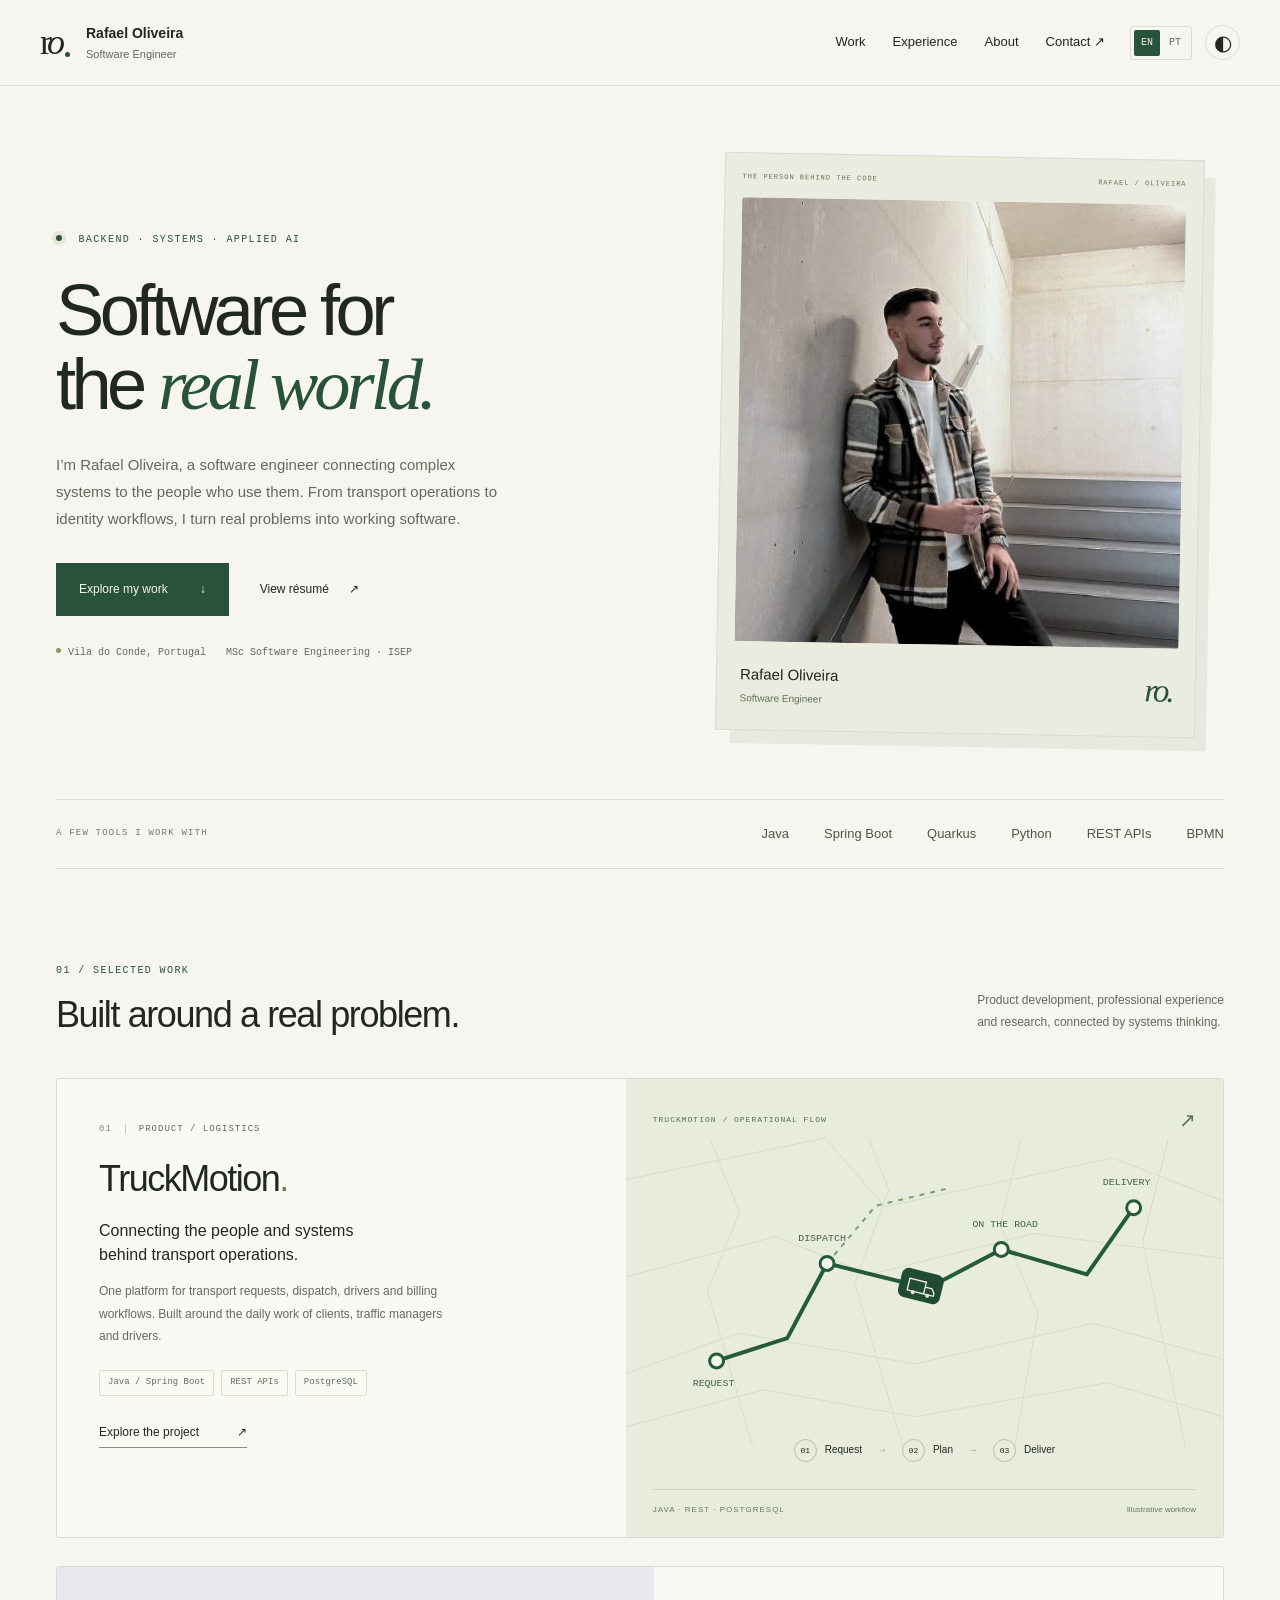
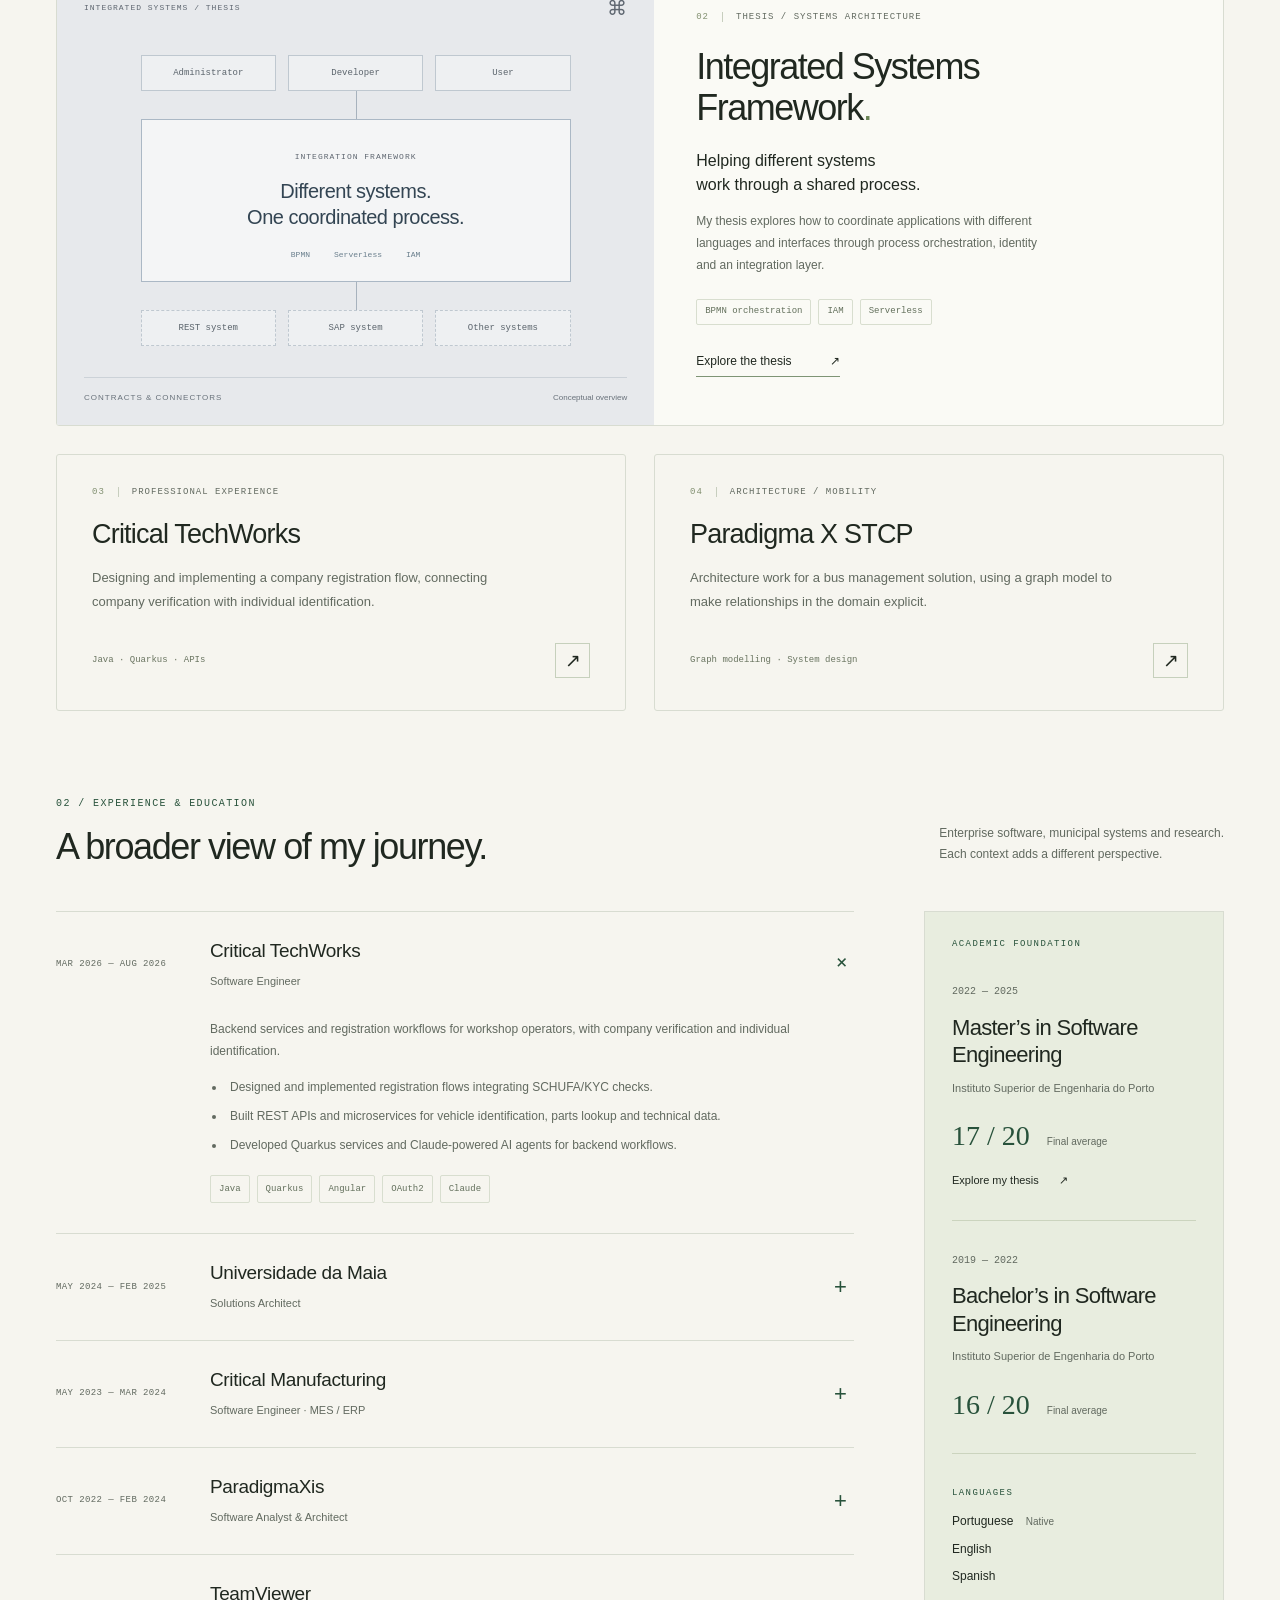
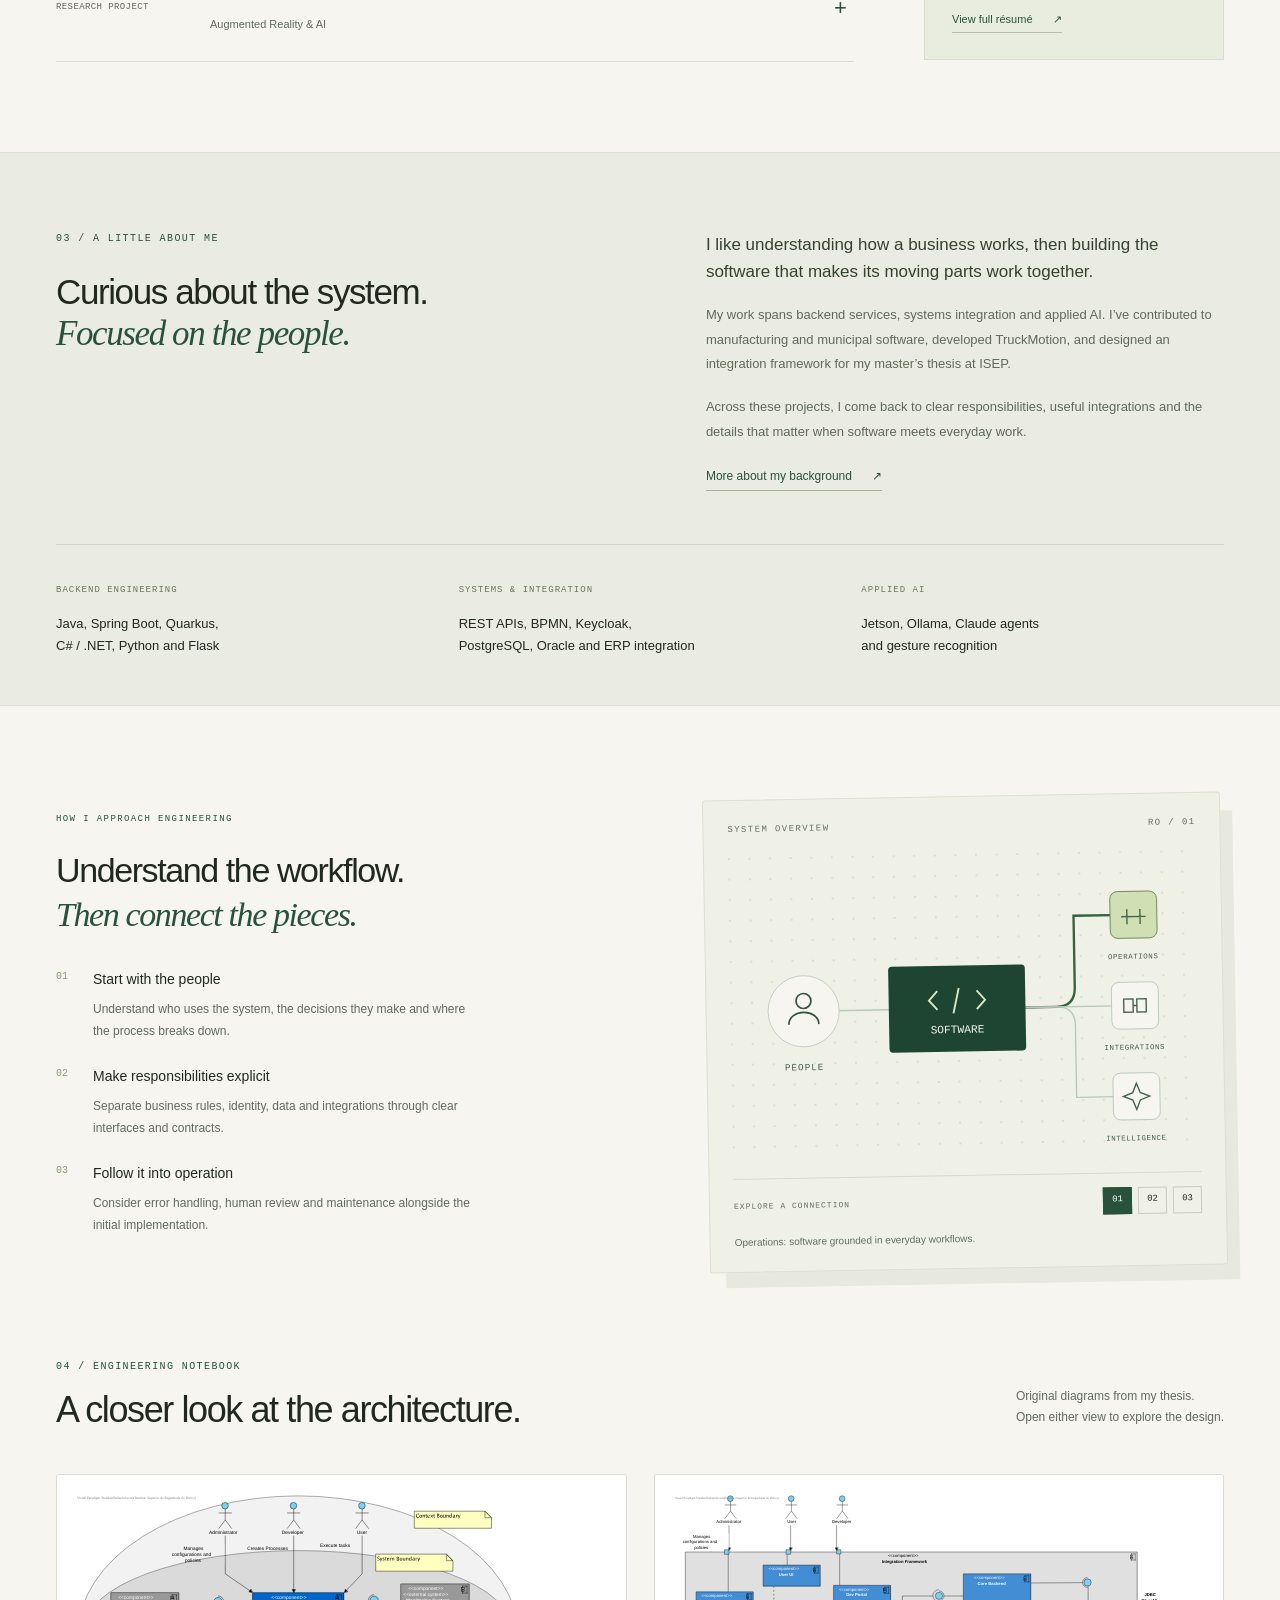
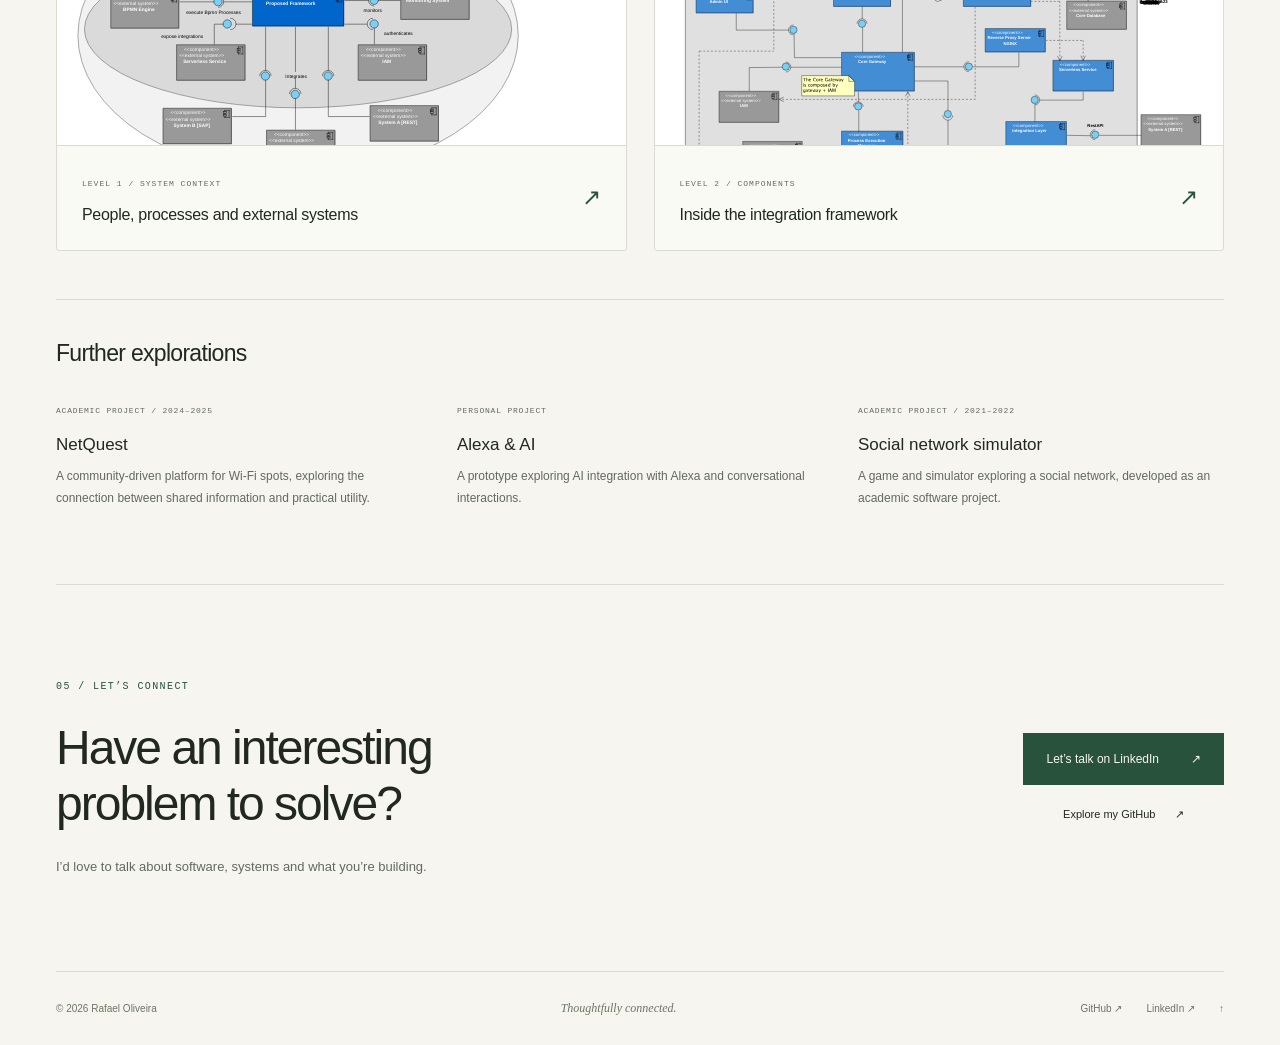
<file: index.html>
<!doctype html>
<html lang="en">
<head>
  <meta charset="utf-8">
  <meta name="viewport" content="width=device-width,initial-scale=1">
  <meta name="theme-color" content="#f6f5ef">
  <meta name="description" content="Rafael Oliveira, software engineer. Explore TruckMotion, an integrated systems thesis, and work in backend engineering, identity and automation.">
  <meta property="og:title" content="Rafael Oliveira · Software Engineer">
  <meta property="og:description" content="Software for the real world. Selected work in backend engineering, systems integration and applied AI.">
  <meta property="og:type" content="website">
  <meta property="og:url" content="https://oliveirarafa101.github.io/">
  <meta property="og:image" content="https://oliveirarafa101.github.io/assets/rafael-oliveira.jpg">
  <meta property="og:image:alt" content="Rafael Oliveira">
  <link rel="canonical" href="https://oliveirarafa101.github.io/">
  <title>Rafael Oliveira · Software Engineer</title>
  <link rel="icon" href="./assets/favicon.svg" type="image/svg+xml">
  <script>try{const t=localStorage.getItem('portfolio-theme');if(t==='dark')document.documentElement.dataset.theme='dark'}catch(e){}</script>
  <link rel="stylesheet" href="./styles.css">
  <link rel="stylesheet" href="./enhancements.css">
  <script src="./i18n.js" defer></script>
  <script src="./app.js" defer></script>
</head>
<body>
  <a class="skip-link" href="#main">Skip to content</a>
  <header class="header">
    <a class="identity" href="#top" aria-label="Rafael Oliveira, home"><span class="monogram">r<span>o</span><i></i></span><span>Rafael Oliveira<span class="identity-sub">Software Engineer</span></span></a>
    <nav id="main-nav" aria-label="Main navigation"><a href="#work">Work</a><a href="#experience">Experience</a><a href="#about">About</a><a href="#contact">Contact <span aria-hidden="true">↗</span></a></nav>
    <div class="header-controls"><div class="language-control" role="group" aria-label="Language"><button data-language="en" aria-pressed="true">EN</button><button data-language="pt" aria-pressed="false">PT</button></div><button id="theme-toggle" class="icon-button" aria-label="Switch to dark mode"><span aria-hidden="true">◐</span></button><button id="menu-toggle" class="icon-button menu-toggle" aria-label="Open navigation" aria-expanded="false" aria-controls="main-nav"><span aria-hidden="true">☰</span></button></div>
  </header>

  <main id="main">
    <section class="hero page-width" id="top" aria-labelledby="hero-title">
      <div class="hero-copy">
        <p class="eyebrow"><span class="signal"></span> BACKEND · SYSTEMS · APPLIED AI</p>
        <h1 id="hero-title">Software for<br>the <span>real world.</span></h1>
        <p class="hero-description">I’m Rafael Oliveira, a software engineer connecting complex systems to the people who use them. From transport operations to identity workflows, I turn real problems into working software.</p>
        <div class="hero-actions"><a class="button primary" href="#work">Explore my work <span aria-hidden="true">↓</span></a><a class="text-link" href="./resume.html" target="_blank" rel="noopener">View résumé <span aria-hidden="true">↗</span></a></div>
        <div class="hero-facts"><span>Vila do Conde, Portugal</span><span>MSc Software Engineering · ISEP</span></div>
      </div>
      <figure class="portrait-card">
        <div class="portrait-heading"><span class="micro">THE PERSON BEHIND THE CODE</span><span class="micro">RAFAEL / OLIVEIRA</span></div>
        <img src="./assets/rafael-oliveira.jpg" alt="Rafael Oliveira" width="460" height="460" fetchpriority="high">
        <figcaption><span><strong>Rafael Oliveira</strong><small>Software Engineer</small></span><span class="portrait-signature" aria-hidden="true">ro.</span></figcaption>
      </figure>
    </section>

    <div class="expertise-strip page-width"><span class="micro">A FEW TOOLS I WORK WITH</span><div><span>Java</span><span>Spring Boot</span><span>Quarkus</span><span>Python</span><span>REST APIs</span><span>BPMN</span></div></div>

    <section class="work page-width" id="work" aria-labelledby="work-title">
      <div class="section-heading"><div><p class="eyebrow">01 / SELECTED WORK</p><h2 id="work-title">Built around a real problem.</h2></div><p>Product development, professional experience<br class="desktop-break"> and research, connected by systems thinking.</p></div>
      <article class="project featured">
        <div class="project-copy">
          <div class="project-kicker"><span>01</span><span>PRODUCT / LOGISTICS</span></div>
          <h3>TruckMotion<span class="title-period">.</span></h3>
          <p class="project-lead">Connecting the people and systems<br class="desktop-break"> behind transport operations.</p>
          <p>One platform for transport requests, dispatch, drivers and billing workflows. Built around the daily work of clients, traffic managers and drivers.</p>
          <div class="tags"><span>Java / Spring Boot</span><span>REST APIs</span><span>PostgreSQL</span></div>
          <button class="project-link" data-project="truckmotion">Explore the project <span aria-hidden="true">↗</span></button>
        </div>
        <div class="truck-visual">
          <div class="project-visual-heading"><span class="micro">TRUCKMOTION / OPERATIONAL FLOW</span><span class="mini-mark" aria-hidden="true">↗</span></div>
          <div class="route-drawing" aria-hidden="true">
            <svg viewBox="0 0 600 310" preserveAspectRatio="xMidYMid meet">
              <g fill="none" stroke="#d6ddcc" stroke-width="1"><path d="M-20 46 200 0 260 69 489 20 630 75M-20 145 150 99 245 137 410 96 630 125M-20 244 113 196 290 227 470 186 630 231M76-20 114 75 82 154 133 330M236-20 264 52 230 146 284 330M402-20 376 87 414 176 387 330M550-20 519 104 566 330"/><path d="M0 290 138 253 290 280 483 246 600 280"/></g>
              <path d="M91 224 162 201 202 126 303 151 377 112 463 137 510 70" stroke="#255b3b" stroke-width="4" fill="none" stroke-linejoin="round" stroke-linecap="round"/>
              <path d="M202 126 251 68 326 50" stroke="#7e9c6c" stroke-width="2" stroke-dasharray="5 6" fill="none"/>
              <g fill="#f7f8ed" stroke="#255b3b" stroke-width="3"><circle cx="91" cy="224" r="7"/><circle cx="202" cy="126" r="7"/><circle cx="377" cy="112" r="7"/><circle cx="510" cy="70" r="7"/></g>
              <g font-family="monospace" font-size="10" fill="#436046"><text x="67" y="249">REQUEST</text><text x="173" y="103">DISPATCH</text><text x="348" y="89">ON THE ROAD</text><text x="479" y="47">DELIVERY</text></g>
              <g transform="translate(279 129) rotate(14)"><rect width="43" height="30" rx="7" fill="#204c32"/><path d="M9 10h17v12H9zm17 5h7l3 4v3H26" fill="none" stroke="#f6f5ef" stroke-width="1.3"/><circle cx="15" cy="23" r="2" fill="#e3ebd7"/><circle cx="30" cy="23" r="2" fill="#e3ebd7"/></g>
            </svg>
          </div>
          <div class="workflow-row"><span><i>01</i> Request</span><b>→</b><span><i>02</i> Plan</span><b>→</b><span><i>03</i> Deliver</span></div>
          <div class="visual-footnote"><span>JAVA · REST · POSTGRESQL</span><span>Illustrative workflow</span></div>
        </div>
      </article>

      <article class="project thesis-project">
        <div class="thesis-visual">
          <div class="project-visual-heading"><span class="micro">INTEGRATED SYSTEMS / THESIS</span><span class="mini-mark" aria-hidden="true">⌘</span></div>
          <div class="architecture-mini" aria-label="An integration framework links process execution, identity and external systems">
            <div class="arch-clients"><span>Administrator</span><span>Developer</span><span>User</span></div>
            <div class="arch-connector" aria-hidden="true"></div>
            <div class="arch-core"><span class="micro">INTEGRATION FRAMEWORK</span><strong>Different systems.<br>One coordinated process.</strong><div><span>BPMN</span><span>Serverless</span><span>IAM</span></div></div>
            <div class="arch-connector" aria-hidden="true"></div>
            <div class="arch-clients arch-systems"><span>REST system</span><span>SAP system</span><span>Other systems</span></div>
          </div>
          <div class="visual-footnote"><span>CONTRACTS & CONNECTORS</span><span>Conceptual overview</span></div>
        </div>
        <div class="project-copy">
          <div class="project-kicker"><span>02</span><span>THESIS / SYSTEMS ARCHITECTURE</span></div>
          <h3>Integrated Systems<br>Framework<span class="title-period">.</span></h3>
          <p class="project-lead">Helping different systems<br class="desktop-break"> work through a shared process.</p>
          <p>My thesis explores how to coordinate applications with different languages and interfaces through process orchestration, identity and an integration layer.</p>
          <div class="tags"><span>BPMN orchestration</span><span>IAM</span><span>Serverless</span></div>
          <button class="project-link" data-project="thesis">Explore the thesis <span aria-hidden="true">↗</span></button>
        </div>
      </article>

      <div class="secondary-projects">
        <article class="small-project"><div class="project-kicker"><span>03</span><span>PROFESSIONAL EXPERIENCE</span></div><h3>Critical TechWorks</h3><p>Designing and implementing a company registration flow, connecting company verification with individual identification.</p><div class="small-bottom"><span>Java · Quarkus · APIs</span><button data-project="ctw" aria-label="Explore Critical TechWorks experience">↗</button></div></article>
        <article class="small-project"><div class="project-kicker"><span>04</span><span>ARCHITECTURE / MOBILITY</span></div><h3>Paradigma X STCP</h3><p>Architecture work for a bus management solution, using a graph model to make relationships in the domain explicit.</p><div class="small-bottom"><span>Graph modelling · System design</span><button data-project="paradigma" aria-label="Explore Paradigma X STCP">↗</button></div></article>
      </div>
    </section>

    <section class="experience-section page-width" id="experience" aria-labelledby="experience-title">
      <div class="section-heading"><div><p class="eyebrow">02 / EXPERIENCE & EDUCATION</p><h2 id="experience-title">A broader view of my journey.</h2></div><p>Enterprise software, municipal systems and research.<br class="desktop-break"> Each context adds a different perspective.</p></div>
      <div class="experience-layout">
        <div class="timeline">
          <details class="role" open><summary><span class="role-date">MAR 2026 — AUG 2026</span><span class="role-title"><strong>Critical TechWorks</strong><span>Software Engineer</span></span><span class="expand-icon" aria-hidden="true">+</span></summary><div class="role-body"><p>Backend services and registration workflows for workshop operators, with company verification and individual identification.</p><ul><li>Designed and implemented registration flows integrating SCHUFA/KYC checks.</li><li>Built REST APIs and microservices for vehicle identification, parts lookup and technical data.</li><li>Developed Quarkus services and Claude-powered AI agents for backend workflows.</li></ul><div class="tags"><span>Java</span><span>Quarkus</span><span>Angular</span><span>OAuth2</span><span>Claude</span></div></div></details>
          <details class="role"><summary><span class="role-date">MAY 2024 — FEB 2025</span><span class="role-title"><strong>Universidade da Maia</strong><span>Solutions Architect</span></span><span class="expand-icon" aria-hidden="true">+</span></summary><div class="role-body"><p>Systems integration work for the city of Maia, addressing data redundancy and interoperability around the municipal ERP.</p><ul><li>Designed integration solutions and refined data flows across city services.</li><li>Worked with city officials and IT teams to understand operational needs.</li><li>Applied API design, identity and access management, and database integration.</li></ul><div class="tags"><span>Java / Spring Boot</span><span>Keycloak</span><span>PostgreSQL / Oracle</span><span>Docker</span></div></div></details>
          <details class="role"><summary><span class="role-date">MAY 2023 — MAR 2024</span><span class="role-title"><strong>Critical Manufacturing</strong><span>Software Engineer · MES / ERP</span></span><span class="expand-icon" aria-hidden="true">+</span></summary><div class="role-body"><p>Manufacturing Execution System support and software development for production environments.</p><ul><li>Investigated production issues and supported system stability.</li><li>Developed solutions for MES production challenges.</li><li>Collaborated across teams through Agile and Scrum delivery practices.</li></ul><div class="tags"><span>C# / .NET</span><span>REST APIs</span><span>Oracle</span><span>SQL Server</span></div></div></details>
          <details class="role"><summary><span class="role-date">OCT 2022 — FEB 2024</span><span class="role-title"><strong>ParadigmaXis</strong><span>Software Analyst & Architect</span></span><span class="expand-icon" aria-hidden="true">+</span></summary><div class="role-body"><p>Urban management projects covering software quality, API integration and architecture.</p><ul><li>Worked on software quality for the Geovista urban planning project.</li><li>Designed and developed an API data collection solution for urban park management at Porto Digital.</li><li>Architected a graph-based bus management solution in the Paradigma X STCP context.</li></ul><div class="tags"><span>Java / Spring Boot</span><span>PostgreSQL</span><span>JUnit</span><span>Graph modelling</span></div></div></details>
          <details class="role"><summary><span class="role-date">RESEARCH PROJECT</span><span class="role-title"><strong>TeamViewer</strong><span>Augmented Reality & AI</span></span><span class="expand-icon" aria-hidden="true">+</span></summary><div class="role-body"><p>Research and prototype development exploring gesture recognition as a way to interact with augmented reality interfaces.</p><div class="tags"><span>Python</span><span>MediaPipe</span><span>Gesture recognition</span></div></div></details>
        </div>
        <aside class="education" aria-label="Education and languages"><p class="micro">ACADEMIC FOUNDATION</p><article><span class="education-date">2022 — 2025</span><h3>Master’s in Software Engineering</h3><p>Instituto Superior de Engenharia do Porto</p><span class="grade">17 / 20 <small>Final average</small></span><a href="#work" class="text-link">Explore my thesis <span aria-hidden="true">↗</span></a></article><article><span class="education-date">2019 — 2022</span><h3>Bachelor’s in Software Engineering</h3><p>Instituto Superior de Engenharia do Porto</p><span class="grade">16 / 20 <small>Final average</small></span></article><div class="language-list"><span class="micro">LANGUAGES</span><p>Portuguese <small>Native</small></p><p>English</p><p>Spanish</p></div><a href="./resume.html" target="_blank" rel="noopener" class="text-link">View full résumé <span aria-hidden="true">↗</span></a></aside>
      </div>
    </section>

    <section class="about-section" id="about" aria-labelledby="about-title">
      <div class="page-width about-grid"><div><p class="eyebrow">03 / A LITTLE ABOUT ME</p><h2 id="about-title">Curious about the system.<br><span>Focused on the people.</span></h2></div><div class="about-copy"><p>I like understanding how a business works, then building the software that makes its moving parts work together.</p><p>My work spans backend services, systems integration and applied AI. I’ve contributed to manufacturing and municipal software, developed TruckMotion, and designed an integration framework for my master’s thesis at ISEP.</p><p>Across these projects, I come back to clear responsibilities, useful integrations and the details that matter when software meets everyday work.</p><a class="text-link" href="https://www.linkedin.com/in/rafael-oliveira-3a3119241/" target="_blank" rel="noopener noreferrer">More about my background <span aria-hidden="true">↗</span></a></div></div>
      <div class="page-width capabilities"><div><span class="micro">BACKEND ENGINEERING</span><p>Java, Spring Boot, Quarkus,<br>C# / .NET, Python and Flask</p></div><div><span class="micro">SYSTEMS & INTEGRATION</span><p>REST APIs, BPMN, Keycloak,<br>PostgreSQL, Oracle and ERP integration</p></div><div><span class="micro">APPLIED AI</span><p>Jetson, Ollama, Claude agents<br>and gesture recognition</p></div></div>
    </section>

    <section class="approach-section page-width" aria-labelledby="approach-title"><div class="approach-copy"><p class="eyebrow">HOW I APPROACH ENGINEERING</p><h2 id="approach-title">Understand the workflow.<br><span>Then connect the pieces.</span></h2><ol class="approach-list"><li><strong>Start with the people</strong><p>Understand who uses the system, the decisions they make and where the process breaks down.</p></li><li><strong>Make responsibilities explicit</strong><p>Separate business rules, identity, data and integrations through clear interfaces and contracts.</p></li><li><strong>Follow it into operation</strong><p>Consider error handling, human review and maintenance alongside the initial implementation.</p></li></ol></div>      <div class="hero-visual" aria-label="An interactive overview of my engineering interests">
        <div class="visual-top"><span class="micro">SYSTEM OVERVIEW</span><span class="micro">RO / 01</span></div>
        <svg class="network" viewBox="0 0 500 330" role="img" aria-label="People connect to software, which connects operations, integrations and intelligence">
          <defs><pattern id="dots" width="22" height="22" patternUnits="userSpaceOnUse"><circle cx="1" cy="1" r="1" fill="#b6c5b9" opacity=".55"/></pattern></defs>
          <rect width="500" height="330" fill="url(#dots)"/>
          <g class="connections" fill="none" stroke="#b9c9bd" stroke-width="1.5">
            <path d="M78 165H172"/><path class="branch branch-operations" d="M312 165H348Q368 165 368 145V68H410"/><path class="branch branch-integrations" d="M312 165H410"/><path class="branch branch-intelligence" d="M312 165H348Q368 165 368 185V262H410"/>
          </g>
          <g transform="translate(40 127)"><rect width="76" height="76" rx="38" fill="#f6f5ef" stroke="#c3cdc0"/><circle cx="38" cy="27" r="8" fill="none" stroke="#33533d" stroke-width="1.8"/><path d="M22 52c0-17 32-17 32 0" fill="none" stroke="#33533d" stroke-width="1.8"/><text x="38" y="101" text-anchor="middle" class="svg-small">PEOPLE</text></g>
          <g transform="translate(169 119)"><rect width="146" height="92" rx="4" fill="#1e4432"/><path d="m52 27-9 10 9 10m42-20 9 10-9 10m-19-23-6 27" stroke="#d9e9c3" stroke-width="2" fill="none"/><text x="73" y="72" text-anchor="middle" fill="#f4f7ef" font-size="12" font-family="monospace">SOFTWARE</text></g>
          <g class="node node-operations" transform="translate(407 43)"><rect width="50" height="50" rx="8"/><path d="M12 27h26M18 19v16m14-16v16"/><text x="24" y="72" text-anchor="middle">OPERATIONS</text></g>
          <g class="node node-integrations" transform="translate(407 140)"><rect width="50" height="50" rx="8"/><path d="M13 18h10v14H13zm14 0h10v14H27zm-4 7h4"/><text x="24" y="72" text-anchor="middle">INTEGRATIONS</text></g>
          <g class="node node-intelligence" transform="translate(407 237)"><rect width="50" height="50" rx="8"/><path d="m25 11 4 10 10 4-10 4-4 10-4-10-10-4 10-4z"/><text x="24" y="72" text-anchor="middle">INTELLIGENCE</text></g>
        </svg>
        <div class="visual-bottom"><span class="micro">EXPLORE A CONNECTION</span><div class="connection-buttons" role="group" aria-label="Engineering focus"><button type="button" data-focus="operations" aria-label="Operations" aria-pressed="true">01</button><button type="button" data-focus="integrations" aria-label="Integrations" aria-pressed="false">02</button><button type="button" data-focus="intelligence" aria-label="Intelligence" aria-pressed="false">03</button></div></div>
        <p class="connection-caption" aria-live="polite">Operations: software grounded in everyday workflows.</p>
      </div></section>
    <section class="notebook-section page-width" id="notebook" aria-labelledby="notebook-title"><div class="section-heading"><div><p class="eyebrow">04 / ENGINEERING NOTEBOOK</p><h2 id="notebook-title">A closer look at the architecture.</h2></div><p>Original diagrams from my thesis.<br class="desktop-break"> Open either view to explore the design.</p></div><div class="notebook-grid"><button class="notebook-card" data-project="thesis" data-initial-diagram="context"><div class="notebook-image"><img src="./assets/thesis-context.svg" width="1206" height="644" loading="lazy" alt="Thesis system context diagram"></div><span class="notebook-label"><span><small>LEVEL 1 / SYSTEM CONTEXT</small><strong>People, processes and external systems</strong></span><span aria-hidden="true">↗</span></span></button><button class="notebook-card" data-project="thesis" data-initial-diagram="components"><div class="notebook-image"><img src="./assets/thesis-components.svg" width="1379" height="959" loading="lazy" alt="Thesis internal component diagram"></div><span class="notebook-label"><span><small>LEVEL 2 / COMPONENTS</small><strong>Inside the integration framework</strong></span><span aria-hidden="true">↗</span></span></button></div>
      <div class="further-work"><h3>Further explorations</h3><div><article><span class="micro">ACADEMIC PROJECT / 2024–2025</span><h4>NetQuest</h4><p>A community-driven platform for Wi-Fi spots, exploring the connection between shared information and practical utility.</p></article><article><span class="micro">PERSONAL PROJECT</span><h4>Alexa & AI</h4><p>A prototype exploring AI integration with Alexa and conversational interactions.</p></article><article><span class="micro">ACADEMIC PROJECT / 2021–2022</span><h4>Social network simulator</h4><p>A game and simulator exploring a social network, developed as an academic software project.</p></article></div></div>
    </section>

    <section class="contact page-width" id="contact" aria-labelledby="contact-title"><div><p class="eyebrow">05 / LET’S CONNECT</p><h2 id="contact-title">Have an interesting<br>problem to solve?</h2><p>I’d love to talk about software, systems and what you’re building.</p></div><div class="contact-actions"><a class="button primary contact-button" href="https://www.linkedin.com/in/rafael-oliveira-3a3119241/" target="_blank" rel="noopener noreferrer">Let’s talk on LinkedIn <span aria-hidden="true">↗</span></a><a class="text-link" href="https://github.com/oliveirarafa101" target="_blank" rel="noopener noreferrer">Explore my GitHub <span aria-hidden="true">↗</span></a></div></section>
  </main>
  <footer class="footer page-width"><span>© <span id="year">2026</span> Rafael Oliveira</span><span class="footer-note">Thoughtfully connected.</span><div><a href="https://github.com/oliveirarafa101" target="_blank" rel="noopener noreferrer">GitHub ↗</a><a href="https://www.linkedin.com/in/rafael-oliveira-3a3119241/" target="_blank" rel="noopener noreferrer">LinkedIn ↗</a><a href="#top" aria-label="Back to top">↑</a></div></footer>

  <dialog id="project-dialog" aria-labelledby="dialog-title">
    <div class="dialog-top"><span class="micro">PROJECT NOTES</span><button id="close-dialog" aria-label="Close project details">Close <span aria-hidden="true">×</span></button></div>
    <div id="dialog-content"></div>
  </dialog>
  <noscript><div class="noscript-note page-width">Project details use JavaScript. You can still explore the original <a href="./assets/thesis-context.svg">thesis context diagram</a> and <a href="./assets/thesis-components.svg">component diagram</a>, or connect on LinkedIn.</div></noscript>
</body>
</html>
</file>
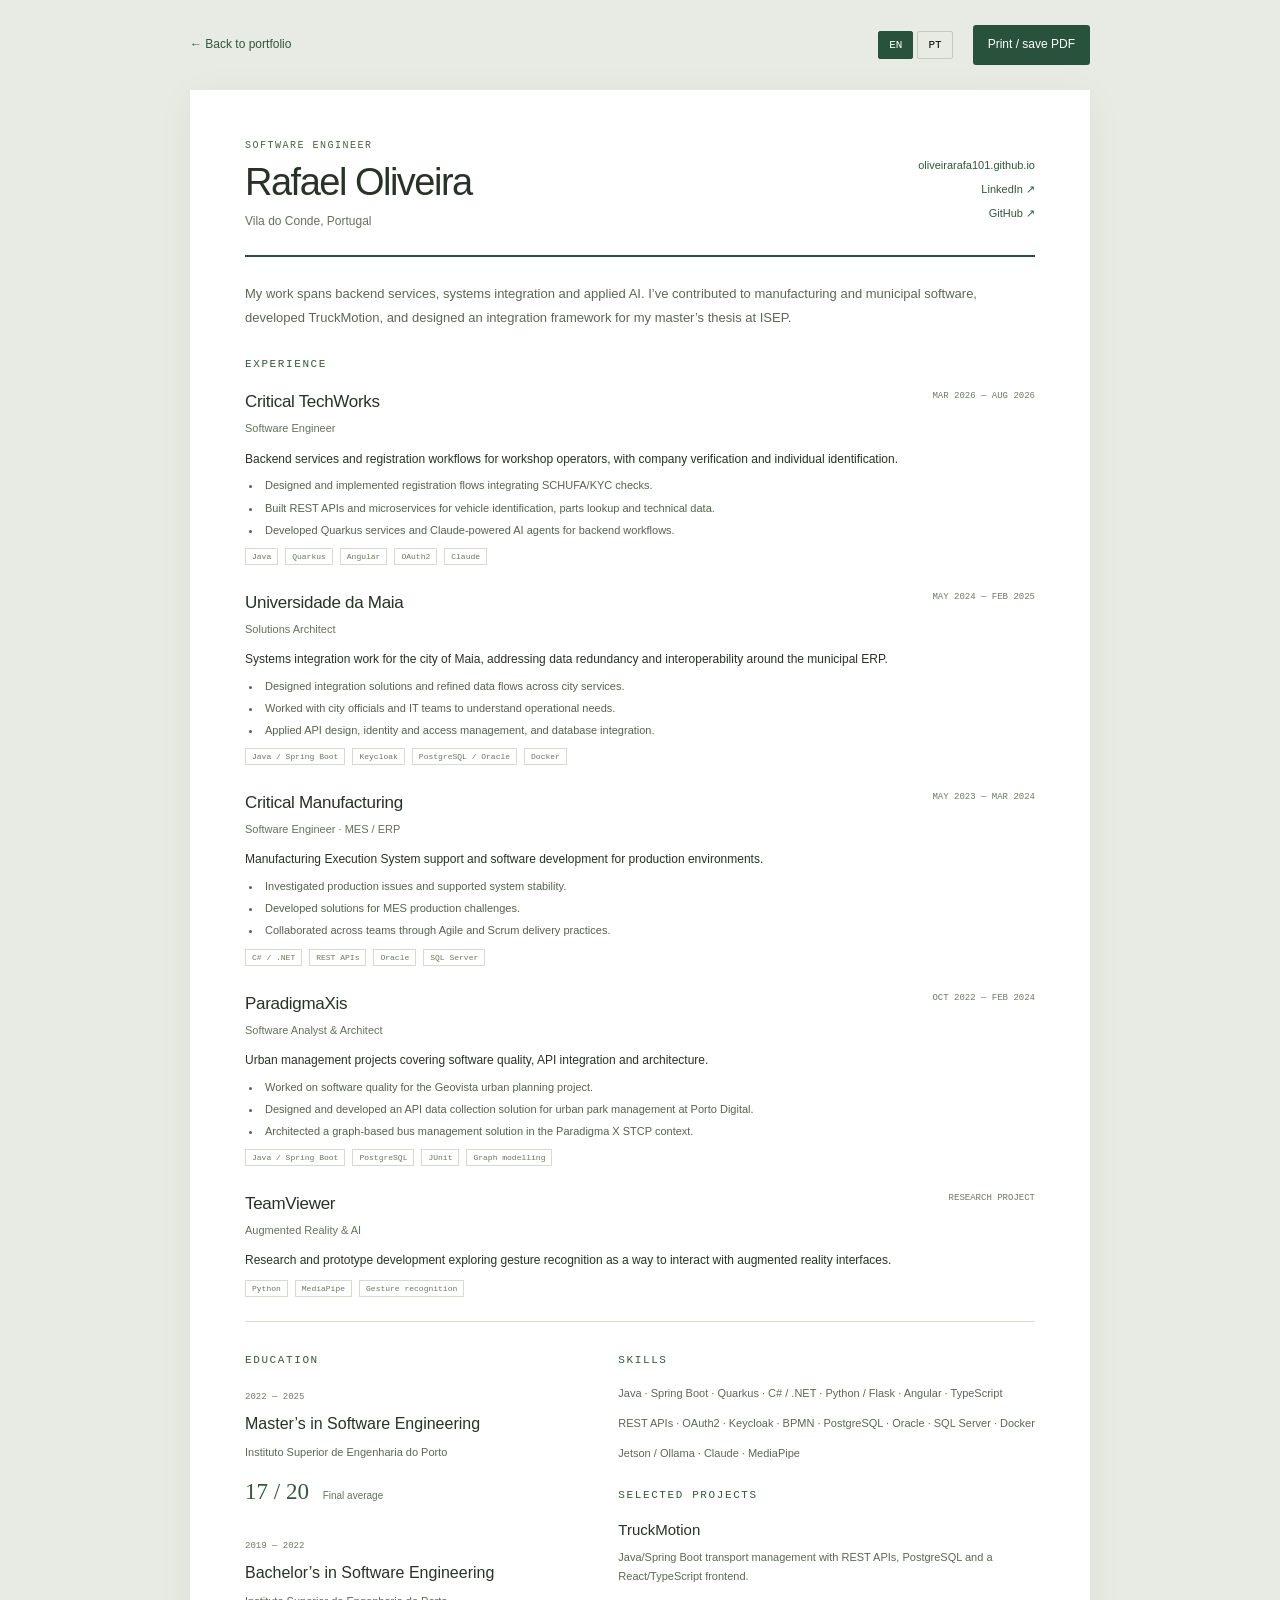
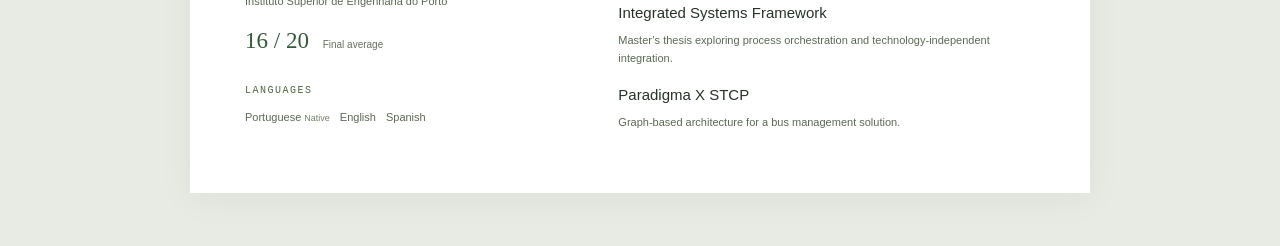
<file: resume.html>
<!doctype html><html lang="en"><head><meta charset="utf-8"><meta name="viewport" content="width=device-width,initial-scale=1"><meta name="robots" content="noindex"><title>Rafael Oliveira · Professional profile</title><link rel="icon" href="./assets/favicon.svg"><link rel="stylesheet" href="./resume.css"><script src="./i18n.js" defer></script><script src="./resume.js" defer></script></head><body><div class="resume-toolbar"><a href="./index.html">← <span>Back to portfolio</span></a><div class="language-control" role="group" aria-label="Language"><button data-language="en" aria-pressed="true">EN</button><button data-language="pt" aria-pressed="false">PT</button></div><button id="print-resume">Print / save PDF</button></div><main class="resume-sheet"><header class="resume-heading"><div><p class="micro">SOFTWARE ENGINEER</p><h1>Rafael Oliveira</h1><p>Vila do Conde, Portugal</p></div><div class="resume-links"><a href="https://oliveirarafa101.github.io">oliveirarafa101.github.io</a><a href="https://www.linkedin.com/in/rafael-oliveira-3a3119241/">LinkedIn ↗</a><a href="https://github.com/oliveirarafa101">GitHub ↗</a></div></header><p class="resume-intro">My work spans backend services, systems integration and applied AI. I’ve contributed to manufacturing and municipal software, developed TruckMotion, and designed an integration framework for my master’s thesis at ISEP.</p><section><h2>EXPERIENCE</h2><article class="resume-role"><header><span class="role-date">MAR 2026 — AUG 2026</span><span class="role-title"><strong>Critical TechWorks</strong><span>Software Engineer</span></span></header><div class="role-body"><p>Backend services and registration workflows for workshop operators, with company verification and individual identification.</p><ul><li>Designed and implemented registration flows integrating SCHUFA/KYC checks.</li><li>Built REST APIs and microservices for vehicle identification, parts lookup and technical data.</li><li>Developed Quarkus services and Claude-powered AI agents for backend workflows.</li></ul><div class="tags"><span>Java</span><span>Quarkus</span><span>Angular</span><span>OAuth2</span><span>Claude</span></div></div></article><article class="resume-role"><header><span class="role-date">MAY 2024 — FEB 2025</span><span class="role-title"><strong>Universidade da Maia</strong><span>Solutions Architect</span></span></header><div class="role-body"><p>Systems integration work for the city of Maia, addressing data redundancy and interoperability around the municipal ERP.</p><ul><li>Designed integration solutions and refined data flows across city services.</li><li>Worked with city officials and IT teams to understand operational needs.</li><li>Applied API design, identity and access management, and database integration.</li></ul><div class="tags"><span>Java / Spring Boot</span><span>Keycloak</span><span>PostgreSQL / Oracle</span><span>Docker</span></div></div></article><article class="resume-role"><header><span class="role-date">MAY 2023 — MAR 2024</span><span class="role-title"><strong>Critical Manufacturing</strong><span>Software Engineer · MES / ERP</span></span></header><div class="role-body"><p>Manufacturing Execution System support and software development for production environments.</p><ul><li>Investigated production issues and supported system stability.</li><li>Developed solutions for MES production challenges.</li><li>Collaborated across teams through Agile and Scrum delivery practices.</li></ul><div class="tags"><span>C# / .NET</span><span>REST APIs</span><span>Oracle</span><span>SQL Server</span></div></div></article><article class="resume-role"><header><span class="role-date">OCT 2022 — FEB 2024</span><span class="role-title"><strong>ParadigmaXis</strong><span>Software Analyst & Architect</span></span></header><div class="role-body"><p>Urban management projects covering software quality, API integration and architecture.</p><ul><li>Worked on software quality for the Geovista urban planning project.</li><li>Designed and developed an API data collection solution for urban park management at Porto Digital.</li><li>Architected a graph-based bus management solution in the Paradigma X STCP context.</li></ul><div class="tags"><span>Java / Spring Boot</span><span>PostgreSQL</span><span>JUnit</span><span>Graph modelling</span></div></div></article><article class="resume-role"><header><span class="role-date">RESEARCH PROJECT</span><span class="role-title"><strong>TeamViewer</strong><span>Augmented Reality & AI</span></span></header><div class="role-body"><p>Research and prototype development exploring gesture recognition as a way to interact with augmented reality interfaces.</p><div class="tags"><span>Python</span><span>MediaPipe</span><span>Gesture recognition</span></div></div></article></section><div class="resume-bottom"><section class="education"><h2>EDUCATION</h2><p class="micro">ACADEMIC FOUNDATION</p><article><span class="education-date">2022 — 2025</span><h3>Master’s in Software Engineering</h3><p>Instituto Superior de Engenharia do Porto</p><span class="grade">17 / 20 <small>Final average</small></span></article><article><span class="education-date">2019 — 2022</span><h3>Bachelor’s in Software Engineering</h3><p>Instituto Superior de Engenharia do Porto</p><span class="grade">16 / 20 <small>Final average</small></span></article><div class="language-list"><span class="micro">LANGUAGES</span><p>Portuguese <small>Native</small></p><p>English</p><p>Spanish</p></div></section><section><h2>SKILLS</h2><p>Java · Spring Boot · Quarkus · C# / .NET · Python / Flask · Angular · TypeScript</p><p>REST APIs · OAuth2 · Keycloak · BPMN · PostgreSQL · Oracle · SQL Server · Docker</p><p>Jetson / Ollama · Claude · MediaPipe</p><h2>SELECTED PROJECTS</h2><h3>TruckMotion</h3><p>Java/Spring Boot transport management with REST APIs, PostgreSQL and a React/TypeScript frontend.</p><h3>Integrated Systems Framework</h3><p>Master’s thesis exploring process orchestration and technology-independent integration.</p><h3>Paradigma X STCP</h3><p>Graph-based architecture for a bus management solution.</p></section></div></main></body></html>
</file>
<file: styles.css>
@font-face{font-family:PortfolioSans;src:local("Arial");font-display:swap}
:root{--paper:#f6f5ef;--ink:#202820;--muted:#626a60;--green:#28523b;--line:#d8dcd1;--pale:#e8eddf;--serif:Georgia,"Times New Roman",serif;--sans:PortfolioSans,Arial,sans-serif}
*{box-sizing:border-box}html{scroll-behavior:smooth;scroll-padding-top:110px}body{margin:0;background:var(--paper);color:var(--ink);font-family:var(--sans);font-size:16px;line-height:1.55}body.dialog-open{overflow:hidden}a{color:inherit;text-decoration:none}button{font:inherit;color:inherit;cursor:pointer}a,button{-webkit-tap-highlight-color:transparent}button:focus-visible,a:focus-visible{outline:3px solid #638c48;outline-offset:5px}::selection{background:#d7e8bb}h1,h2,h3,p{margin:0}button{touch-action:manipulation}.page-width{width:min(1240px,calc(100% - 112px));margin-inline:auto}.skip-link{position:fixed;top:-80px;left:20px;background:var(--green);color:white;padding:14px;z-index:20}.skip-link:focus{top:12px}.header{width:min(1352px,calc(100% - 80px));height:106px;margin:auto;display:flex;align-items:center;justify-content:space-between;border-bottom:1px solid var(--line)}.identity{display:flex;align-items:center;gap:16px;font-size:14px;font-weight:600;line-height:1.3}.identity-sub{display:block;font-size:11px;font-weight:400;color:var(--muted);margin-top:5px}.monogram{font-size:36px;font-family:var(--serif);font-weight:400;letter-spacing:-5px;position:relative;line-height:1;padding-right:10px}.monogram span{font-style:italic}.monogram i{display:block;width:5px;height:5px;background:var(--green);position:absolute;bottom:3px;right:0;border-radius:50%}nav{display:flex;gap:38px;font-size:13px}nav a{padding:12px 0}nav a:hover,.text-link:hover{color:var(--green)}.hero{padding-top:92px;padding-bottom:88px;display:grid;grid-template-columns:1.15fr 1fr;gap:64px;align-items:center}.eyebrow,.micro{font-family:"SFMono-Regular",Consolas,"Liberation Mono",monospace;font-size:10px;letter-spacing:1.4px;font-weight:400}.eyebrow{color:var(--green);margin-bottom:25px}.signal{display:inline-block;width:6px;height:6px;background:var(--green);border-radius:50%;margin-right:9px;vertical-align:1px;box-shadow:0 0 0 4px #e3e8d9}h1{font-size:clamp(54px,5.65vw,82px);font-weight:400;line-height:1.03;letter-spacing:-4.6px}h1 span{font-family:var(--serif);font-style:italic;color:var(--green);letter-spacing:-4px} .hero-description{margin-top:28px;max-width:455px;color:var(--muted);font-size:15px;line-height:1.8}.hero-actions{display:flex;align-items:center;gap:31px;margin-top:31px}.button{display:inline-flex;align-items:center;justify-content:space-between;gap:32px;padding:16px 22px;font-size:12px;border:1px solid var(--green);transition:background .2s,transform .2s}.primary{background:var(--green);color:#f7f7ef}.primary:hover{background:#183d29;transform:translateY(-2px)}.text-link{font-size:12px;display:inline-flex;gap:20px;align-items:center}.hero-visual{margin-top:12px;background:#eff0e6;border:1px solid #dce0d1;border-radius:3px;padding:23px 24px 21px;transform:rotate(-1deg);box-shadow:14px 17px 0 -2px #e7e9df}.visual-top,.visual-bottom,.project-visual-heading{display:flex;align-items:center;justify-content:space-between}.visual-top{color:#63725d}.visual-top .micro{font-size:9px}.network{display:block;width:100%;margin:20px 0 12px;overflow:visible}.svg-small{fill:#46604b;font-size:10px;font-family:monospace;letter-spacing:1px}.node rect{fill:#f6f5ef;stroke:#b9c9bd;transition:fill .2s}.node path{stroke:#45664e;stroke-width:1.5;fill:none}.node text{fill:#46604b;font-family:monospace;font-size:8px;letter-spacing:.6px}.node.active rect{fill:#d1dfb4;stroke:#698758}.branch.active{stroke:#35613e;stroke-width:2.5}.visual-bottom{border-top:1px solid #d4dccb;padding-top:14px}.visual-bottom .micro{font-size:8px;letter-spacing:1px;color:#64715b}.connection-buttons{display:flex;gap:6px}.connection-buttons button{background:transparent;border:1px solid #c5cebb;width:29px;height:27px;padding:0;font-size:9px;font-family:monospace}.connection-buttons button[aria-pressed=true]{background:var(--green);color:white;border-color:var(--green)}.connection-caption{font-size:10px;color:#61705b;margin-top:14px;min-height:16px}.expertise-strip{border-block:1px solid var(--line);display:flex;align-items:center;justify-content:space-between;padding-block:24px;gap:28px}.expertise-strip .micro{color:#727a6d;font-size:9px;letter-spacing:1.2px}.expertise-strip>div{display:flex;gap:35px;font-size:13px;color:#4b5848}.work{padding-block:94px 96px}.section-heading{display:flex;align-items:end;justify-content:space-between;gap:30px;margin-bottom:42px}.section-heading .eyebrow{margin-bottom:15px}h2{font-size:36px;line-height:1.18;letter-spacing:-1.4px;font-weight:400}.section-heading>p{font-size:12px;color:var(--muted);line-height:1.8;max-width:330px;padding-bottom:3px}.project{display:grid;grid-template-columns:1fr 1.05fr;min-height:460px;border:1px solid var(--line);border-radius:3px;overflow:hidden;margin-bottom:28px;background:#fafaf5}.project-copy{padding:45px 42px 38px;display:flex;flex-direction:column;align-items:start}.project-kicker{display:flex;gap:13px;font:9px "SFMono-Regular",Consolas,monospace;letter-spacing:1px;color:var(--muted);align-items:center;margin-bottom:24px}.project-kicker>span:first-child{border-right:1px solid #c7cebe;padding-right:13px;color:#829071}h3{font-size:36px;font-weight:400;letter-spacing:-1.5px;line-height:1.15}.title-period{color:#6a8455}.project-lead{font-size:16px;line-height:1.5;margin-top:20px}.project-copy>p:not(.project-lead){color:var(--muted);font-size:12px;line-height:1.85;margin-top:13px;max-width:360px}.tags{display:flex;gap:7px;flex-wrap:wrap;margin-top:23px}.tags span{font-family:monospace;font-size:9px;border:1px solid #d8decf;padding:5px 8px;border-radius:2px;color:#63705c}.project-link{font-size:12px;margin-top:27px;padding:0 0 5px;display:flex;gap:38px;justify-content:space-between;align-items:center;background:none;border:0;border-bottom:1px solid #7e9475}.project-link:hover{color:#557c40;border-color:#557c40}.truck-visual{background:#e7ecdd;display:flex;flex-direction:column;justify-content:space-between;padding:26px 27px 21px;position:relative}.project-visual-heading .micro{font-size:8px;letter-spacing:1px;color:#5b6c51}.mini-mark{font-size:20px;color:#5b7350}.route-drawing{margin-inline:-27px}.route-drawing svg{width:100%;display:block}.workflow-row{display:flex;align-items:center;justify-content:center;gap:15px;margin-top:-10px;padding-bottom:25px;font-size:10px}.workflow-row span{display:flex;align-items:center;gap:8px}.workflow-row i{width:23px;height:23px;border:1px solid #b3c0a7;border-radius:50%;display:inline-flex;align-items:center;justify-content:center;font:8px monospace;font-style:normal}.workflow-row b{color:#90a082;font-weight:400}.visual-footnote{display:flex;justify-content:space-between;gap:15px;font-size:8px;letter-spacing:1px;color:#69785f;border-top:1px solid #cdd6c2;padding-top:14px}.visual-footnote>span:last-child{font-size:8px;letter-spacing:0}.thesis-project{grid-template-columns:1.05fr 1fr}.thesis-visual{background:#e7e9ec;display:flex;flex-direction:column;justify-content:space-between;padding:26px 27px 21px}.thesis-visual .micro,.thesis-visual .mini-mark{color:#5e6670}.thesis-visual .visual-footnote{border-color:#ccd2d8;color:#68717a}.architecture-mini{padding:28px 20px;max-width:470px;width:100%;margin:auto}.arch-clients{display:flex;justify-content:space-between;gap:12px;font:9px monospace;color:#5b646c;text-align:center}.arch-clients>span{flex:1;border:1px solid #bfc8d0;background:#eef0f2;padding:12px 4px}.arch-connector{height:28px;border-left:1px solid #a7b2bd;margin-left:50%}.arch-core{border:1px solid #abb8c5;background:#f4f5f6;padding:22px;text-align:center}.arch-core>.micro{font-size:8px;letter-spacing:1px}.arch-core strong{display:block;font-size:20px;line-height:1.3;letter-spacing:-.5px;font-weight:400;color:#334553;margin-top:12px}.arch-core>div{display:flex;justify-content:center;gap:24px;font:8px monospace;color:#697e8c;margin-top:20px}.arch-systems>span{border-style:dashed}.secondary-projects{display:grid;grid-template-columns:1fr 1fr;gap:28px}.small-project{padding:32px 35px;border:1px solid var(--line);border-radius:3px}.small-project .project-kicker{margin-bottom:22px}.small-project h3{font-size:27px;letter-spacing:-.8px}.small-project p{font-size:13px;line-height:1.8;color:var(--muted);margin-top:16px;max-width:430px}.small-bottom{display:flex;align-items:center;justify-content:space-between;gap:15px;margin-top:30px}.small-bottom>span{font:9px monospace;color:#697460}.small-bottom button{border:1px solid #c6d0bc;width:35px;height:35px;background:transparent;font-size:19px;transition:background .15s}.small-bottom button:hover{background:#e4e9da}.about-section{background:#eaece3;border-block:1px solid #dde1d3;padding:78px 0 48px}.about-grid{display:grid;grid-template-columns:1.1fr 1fr;gap:80px}.about-grid h2{font-size:35px}.about-grid h2>span{font-family:var(--serif);font-style:italic;color:var(--green)}.about-copy p{font-size:13px;line-height:1.9;color:#60695a;margin-bottom:18px}.about-copy p:first-child{font-size:17px;line-height:1.6;color:#35422e}.about-copy .text-link{margin-top:4px;color:var(--green);border-bottom:1px solid #a4b296;padding-bottom:5px}.capabilities{display:grid;grid-template-columns:repeat(3,1fr);border-top:1px solid #cfd7c5;gap:40px;padding-top:30px;margin-top:53px}.capabilities .micro{font-size:9px;letter-spacing:1px;color:#66765b}.capabilities p{font-size:13px;line-height:1.7;margin-top:13px}.contact{padding-block:94px;display:flex;justify-content:space-between;align-items:center;gap:30px}.contact h2{font-size:48px;letter-spacing:-2px}.contact p:last-child{font-size:13px;color:var(--muted);margin-top:24px}.contact-button{margin-top:28px}.footer{border-top:1px solid var(--line);display:flex;justify-content:space-between;align-items:center;gap:20px;padding-block:27px;font-size:10px;color:#6c7564}.footer>div{display:flex;gap:24px}.footer a:hover{color:var(--green)}.footer-note{font-family:var(--serif);font-style:italic;font-size:12px}
dialog{border:1px solid #cbd4c2;border-radius:5px;padding:0;width:min(950px,calc(100% - 48px));max-height:88dvh;background:var(--paper);color:var(--ink);box-shadow:0 25px 100px #10241540}dialog::backdrop{background:#162119a8;backdrop-filter:blur(5px)}.dialog-top{display:flex;justify-content:space-between;align-items:center;border-bottom:1px solid var(--line);padding:18px 32px;position:sticky;top:0;background:var(--paper);z-index:1}.dialog-top button{background:none;border:0;font-size:12px;padding:5px}.dialog-top button span{font-size:20px;margin-left:12px}#dialog-content{padding:36px 45px 44px}#dialog-content .eyebrow{margin-bottom:12px}#dialog-title{font-size:42px;line-height:1.15;letter-spacing:-1.8px} .dialog-intro{font-size:19px;line-height:1.6;color:#57634f;margin:18px 0 29px;max-width:750px}.detail-columns{display:grid;grid-template-columns:1fr 1fr;gap:32px;margin:28px 0}.detail-section{margin:25px 0}.detail-section h3,.detail-columns h3{font:11px monospace;letter-spacing:1px;color:#47603c;margin-bottom:13px}.detail-section p,.detail-columns p{font-size:14px;color:#5d6756;line-height:1.85}.detail-list{padding-left:18px;font-size:13px;line-height:1.9;color:#5d6756}.detail-list li{padding-left:4px;margin-bottom:7px}.detail-flow{display:flex;align-items:stretch;gap:10px;margin:30px 0}.detail-flow>span{flex:1;background:#e8ecdf;padding:16px 12px;font-size:12px;text-align:center;border:1px solid #d3dbc8}.detail-flow small{display:block;font:9px monospace;margin-bottom:8px;color:#728564}.detail-note{border-top:1px solid var(--line);padding-top:16px;margin-top:30px;color:#69735f;font-size:11px;line-height:1.8}.integration-table{width:100%;border-collapse:collapse;font-size:12px;text-align:left;margin-top:15px}.integration-table th{font:10px monospace;color:#557047;background:#e7ecde}.integration-table th,.integration-table td{padding:11px 12px;border-bottom:1px solid var(--line)}.integration-table td{color:#5d6856}.diagram-controls{display:flex;gap:8px;margin:20px 0 14px}.diagram-controls button{border:1px solid #c8d2be;background:transparent;padding:10px 14px;font-size:11px}.diagram-controls button[aria-pressed=true]{color:white;background:var(--green);border-color:var(--green)}.diagram-frame{background:white;border:1px solid var(--line);padding:14px}.diagram-frame img{display:block;width:100%;height:auto}.diagram-caption{font-size:11px;color:#6b7563;margin-top:12px}.diagram-caption a{text-decoration:underline;text-underline-offset:3px}.noscript-note{font-size:12px;padding:20px;border:1px solid var(--line)}
@media(min-width:1450px){.hero{gap:85px;min-height:590px}.hero-visual{padding:26px 30px}}
@media(max-width:1100px){.page-width{width:calc(100% - 72px)}.header{width:calc(100% - 60px)}.hero{gap:36px;padding-top:70px;padding-bottom:70px}h1{font-size:63px;letter-spacing:-3.5px}h1 span{letter-spacing:-3px}.hero-description{font-size:14px}.hero-visual{padding:18px}.expertise-strip>div{gap:21px;font-size:12px}.project-copy{padding:34px 29px}.project h3{font-size:30px}.project-lead{font-size:14px}.project-visual-heading .micro{font-size:7px}.architecture-mini{padding:25px 0}.about-grid{gap:45px}.about-grid h2{font-size:30px}.section-heading>p{font-size:11px}.section-heading h2{font-size:31px}}
@media(max-width:800px){.hero{grid-template-columns:1fr 1fr;gap:24px}h1{font-size:51px;letter-spacing:-2.8px}h1 span{letter-spacing:-2.8px}.hero-description{font-size:13px}.hero-visual{padding:14px;box-shadow:8px 10px 0 -2px #e7e9df}.visual-top .micro{font-size:7px}.hero-actions{gap:19px}.button{padding:14px 17px;gap:22px;font-size:11px}.visual-bottom{flex-wrap:wrap;gap:8px}.connection-caption{min-height:30px}.expertise-strip{align-items:flex-start;flex-direction:column;gap:14px}.expertise-strip>div{justify-content:space-between;width:100%;gap:12px}.section-heading{align-items:start}.section-heading h2{font-size:28px}.section-heading>p{max-width:200px}.desktop-break{display:none}.project{grid-template-columns:1fr 1fr}.project-copy{padding:29px 23px}.project h3{font-size:27px}.project-visual-heading{gap:10px}.truck-visual,.thesis-visual{padding:22px 18px 17px}.route-drawing{margin-inline:-18px}.workflow-row{gap:9px;font-size:9px}.workflow-row i{display:none}.visual-footnote{font-size:7px;letter-spacing:.5px}.arch-clients{gap:6px;font-size:8px}.arch-core{padding:18px 10px}.arch-core strong{font-size:18px}.arch-core>div{gap:16px}.small-project{padding:25px}.small-project h3{font-size:23px}.small-bottom>span{font-size:8px}.about-grid{grid-template-columns:1fr;gap:30px}.about-grid h2{font-size:35px}.about-copy{max-width:650px}.capabilities{gap:20px}.capabilities p{font-size:12px}.contact h2{font-size:42px}}
@media(max-width:620px){.page-width{width:calc(100% - 40px)}.header{width:calc(100% - 40px);height:86px}.identity{font-size:12px;gap:11px}.identity-sub{font-size:10px}.monogram{font-size:31px}nav{gap:19px;font-size:11px}nav a:last-child{display:none}.hero{grid-template-columns:1fr;padding-top:50px;padding-bottom:47px;gap:37px}.hero .eyebrow{font-size:8px;margin-bottom:23px}h1{font-size:clamp(52px,12vw,75px);letter-spacing:-3px}h1 span{letter-spacing:-3px}.hero-description{font-size:14px;line-height:1.8;max-width:480px;margin-top:23px}.hero-actions{margin-top:25px;gap:28px}.button{font-size:12px;padding:15px 20px;gap:27px}.hero-visual{width:100%;max-width:490px;justify-self:center;transform:none;margin-top:0;padding:20px}.network{margin:10px 0}.visual-top .micro{font-size:8px}.visual-bottom{flex-wrap:nowrap}.connection-caption{min-height:0;font-size:10px}.expertise-strip{padding-block:21px}.expertise-strip>div{flex-wrap:wrap;justify-content:start;gap:11px 23px;font-size:11px}.work{padding-top:52px;padding-bottom:50px}.section-heading{display:block;margin-bottom:27px}.section-heading .eyebrow{font-size:9px}.section-heading h2{font-size:31px;max-width:300px}.section-heading>p{max-width:340px;margin-top:15px;font-size:12px}.project,.thesis-project{grid-template-columns:1fr;margin-bottom:22px}.project-copy{padding:30px 26px}.project h3{font-size:34px}.project-kicker{margin-bottom:20px;font-size:8px}.project-lead{font-size:16px;margin-top:16px}.project-copy>p:not(.project-lead){max-width:100%;font-size:13px}.tags{margin-top:19px}.project-link{margin-top:24px}.truck-visual{min-height:335px;grid-row:1}.project-visual-heading .micro{font-size:8px}.truck-visual,.thesis-visual{padding:23px 23px 18px}.route-drawing{margin-inline:-23px;max-height:255px}.route-drawing svg{max-height:240px}.workflow-row{margin-top:2px;padding-bottom:20px;gap:14px;font-size:10px}.workflow-row i{display:inline-flex}.visual-footnote{font-size:8px}.architecture-mini{padding:23px 2px;max-width:360px}.arch-core strong{font-size:23px}.arch-clients{font-size:9px}.thesis-visual{min-height:400px}.secondary-projects{grid-template-columns:1fr;gap:18px}.small-project{padding:27px}.small-project h3{font-size:27px}.small-bottom>span{font-size:9px}.about-section{padding-top:49px;padding-bottom:32px}.about-grid{gap:25px}.about-grid h2{font-size:30px;letter-spacing:-1.2px}.about-copy p:first-child{font-size:17px}.capabilities{grid-template-columns:1fr;margin-top:35px;padding-top:26px;gap:24px}.capabilities>div{display:grid;grid-template-columns:1fr 1.2fr;gap:12px;align-items:start}.capabilities .micro{font-size:8px;margin-top:2px}.capabilities p{margin-top:0}.contact{display:block;padding-block:55px}.contact .eyebrow{font-size:9px;margin-bottom:20px}.contact h2{font-size:39px;letter-spacing:-1.6px}.contact p:last-child{max-width:290px;font-size:12px;margin-top:19px}.contact-button{margin-top:26px}.footer{align-items:start;font-size:9px;padding-block:24px;gap:15px}.footer-note{display:none}.footer>div{gap:15px}dialog{width:calc(100% - 22px);max-height:94dvh}.dialog-top{padding:14px 20px}#dialog-content{padding:27px 23px 30px}#dialog-title{font-size:32px;letter-spacing:-1.2px}.dialog-intro{font-size:16px}.detail-columns{grid-template-columns:1fr;gap:23px}.detail-flow{flex-direction:column;gap:7px}.detail-flow>span{padding:10px}.detail-flow small{display:inline-block;margin:0 14px 0 0}.integration-table{font-size:10px}.integration-table th,.integration-table td{padding:9px 6px}.diagram-controls{flex-wrap:wrap}.diagram-controls button{font-size:10px}.diagram-frame{padding:5px}}
@media(prefers-reduced-motion:reduce){html{scroll-behavior:auto}*,*::before,*::after{animation:none!important;transition:none!important}}
</file>
<file: enhancements.css>
:root{--surface:#fafaf5;--surface-alt:#eaece3;--header:#f6f5eff5;--accent:#829b5f}
.header{position:sticky;top:0;z-index:10;background:var(--header);backdrop-filter:blur(12px);width:100%;height:86px;padding-inline:max(40px,calc((100vw - 1280px)/2));gap:25px}.header nav{margin-left:auto;gap:27px}.header-controls{display:flex;align-items:center;gap:13px}.language-control{display:flex;border:1px solid var(--line);padding:3px;gap:2px;border-radius:3px}.language-control button{font:10px monospace;line-height:1;border:0;background:transparent;padding:8px 7px;color:var(--muted);border-radius:2px}.language-control button[aria-pressed=true]{background:var(--green);color:var(--paper)}.icon-button{display:inline-grid;place-items:center;width:35px;height:35px;border:1px solid var(--line);border-radius:50%;background:transparent;font-size:21px;line-height:1}.icon-button:hover{background:var(--pale)}.menu-toggle{display:none}.hero{padding-top:70px;padding-bottom:65px;gap:85px;grid-template-columns:1.15fr 1fr}.hero-facts{display:flex;flex-wrap:wrap;gap:8px 20px;font:10px monospace;color:var(--muted);margin-top:31px}.hero-facts>span{display:block}.hero-facts>span:first-child:before{content:"";display:inline-block;width:5px;height:5px;background:var(--accent);border-radius:50%;vertical-align:2px;margin-right:7px}.portrait-card{margin:0;background:#e9ecdf;padding:17px 17px 0;border:1px solid var(--line);transform:rotate(1deg);box-shadow:13px 15px 0 -2px #e7e9df;max-width:480px}.portrait-heading{display:flex;justify-content:space-between;gap:10px;padding:1px 0 15px;color:#64725a}.portrait-heading .micro{font-size:7px;letter-spacing:1px}.portrait-card img{display:block;width:100%;height:auto;aspect-ratio:1/1;object-fit:cover;filter:saturate(.6);border-radius:2px}.portrait-card figcaption{display:flex;align-items:center;justify-content:space-between;padding:17px 6px 20px}.portrait-card strong{font-size:15px;font-weight:400}.portrait-card small{display:block;font-size:10px;color:#626f57;margin-top:3px}.portrait-signature{font-family:var(--serif);font-size:33px;font-style:italic;color:var(--green);letter-spacing:-3px}.work{padding-bottom:75px}.experience-section{padding-block:10px 90px}.experience-layout{display:grid;grid-template-columns:1fr 300px;gap:70px}.timeline{border-top:1px solid var(--line)}.role{border-bottom:1px solid var(--line)}.role summary{cursor:pointer;display:grid;grid-template-columns:135px 1fr 20px;gap:19px;align-items:center;padding:28px 0;list-style:none}.role summary::-webkit-details-marker{display:none}.role summary:focus-visible,.notebook-card:focus-visible{outline:3px solid #638c48;outline-offset:5px}.role-date{font:9px monospace;line-height:1.7;color:var(--muted);letter-spacing:.4px}.role-title strong{font-size:19px;line-height:1.2;font-weight:400;letter-spacing:-.35px}.role-title>span{display:block;font-size:11px;color:var(--muted);margin-top:8px}.expand-icon{font-size:22px;color:var(--green);font-weight:300;transition:transform .2s}.role[open] .expand-icon{transform:rotate(45deg)}.role-body{padding:0 30px 30px 154px;font-size:12px;color:var(--muted);line-height:1.85}.role-body>p{margin-bottom:14px}.role-body ul{padding-left:16px;margin:0}.role-body li{padding-left:4px;margin-bottom:7px}.role-body .tags{margin-top:18px}.education{padding:26px 27px;background:var(--pale);border:1px solid var(--line);align-self:start}.education>.micro{font-size:9px;color:var(--green)}.education article{padding-top:25px}.education article+article{border-top:1px solid #cbd4be;margin-top:28px}.education-date{font:10px monospace;color:var(--muted)}.education h3{font-size:22px;line-height:1.25;letter-spacing:-.7px;margin-top:12px}.education article p{font-size:11px;line-height:1.7;margin-top:10px;color:var(--muted)}.grade{font-family:var(--serif);font-size:28px;color:var(--green);display:block;margin-top:17px}.grade small{font-family:var(--sans);font-size:10px;color:var(--muted);margin-left:10px}.education article .text-link{margin-top:14px;font-size:11px}.language-list{border-top:1px solid #cbd4be;margin-top:27px;padding-top:24px}.language-list .micro{font-size:9px;color:var(--green)}.language-list p{font-size:12px;margin-top:9px}.language-list small{font-size:10px;color:var(--muted);margin-left:9px}.education>.text-link{margin-top:25px;color:var(--green);border-bottom:1px solid #b4c1a5;padding-bottom:4px;font-size:11px}.approach-section{display:grid;grid-template-columns:1.1fr 1fr;gap:80px;padding-block:90px;align-items:center}.approach-copy h2{font-size:34px;line-height:1.3}.approach-copy h2>span{font-family:var(--serif);font-style:italic;color:var(--green)}.approach-copy>.eyebrow{font-size:9px;margin-bottom:21px}.approach-list{padding:0;list-style:none;counter-reset:steps;margin-top:30px}.approach-list li{counter-increment:steps;position:relative;padding:0 0 0 37px;margin-top:22px}.approach-list li:before{content:"0" counter(steps);font:10px monospace;color:#8c9d7c;position:absolute;left:0;top:4px}.approach-list strong{font-size:14px;font-weight:400}.approach-list p{font-size:12px;line-height:1.8;color:var(--muted);margin-top:7px;max-width:380px}.approach-section .hero-visual{margin:0}.notebook-section{padding-bottom:75px}.notebook-grid{display:grid;grid-template-columns:1fr 1fr;gap:27px}.notebook-card{border:1px solid var(--line);border-radius:3px;padding:0;background:var(--surface);text-align:left;overflow:hidden}.notebook-image{height:270px;background:#fff;padding:20px;display:grid;place-items:center;overflow:hidden}.notebook-image img{width:100%;height:100%;object-fit:contain;transition:transform .3s}.notebook-card:hover .notebook-image img{transform:scale(1.035)}.notebook-label{padding:23px 25px;display:flex;justify-content:space-between;align-items:center;gap:20px;border-top:1px solid var(--line)}.notebook-label small{font:8px monospace;letter-spacing:1px;color:var(--muted)}.notebook-label strong{display:block;font-size:16px;line-height:1.5;font-weight:400;margin-top:9px;letter-spacing:-.3px}.notebook-label>span:last-child{font-size:23px;color:var(--green)}.further-work{border-top:1px solid var(--line);padding-top:40px;margin-top:48px}.further-work>h3{font-size:23px;letter-spacing:-.7px}.further-work>div{display:grid;grid-template-columns:repeat(3,1fr);gap:35px;margin-top:30px}.further-work .micro{font-size:8px;letter-spacing:.8px;color:var(--muted)}.further-work h4{font-size:17px;line-height:1.3;font-weight:400;margin:13px 0 10px}.further-work p{font-size:12px;line-height:1.8;color:var(--muted)}.contact{border-top:1px solid var(--line)}.contact-actions{display:flex;align-items:center;flex-direction:column;gap:21px}.contact-actions>.text-link{font-size:11px}.contact-button{margin-top:0}
[data-theme=dark]{color-scheme:dark;--paper:#151e19;--ink:#e4e8de;--muted:#a6b1a2;--green:#bad49e;--line:#354337;--pale:#243229;--surface:#1d2921;--surface-alt:#202d24;--header:#151e19f5;--accent:#a5c480}
[data-theme=dark] .primary{background:#bad49e;color:#142017;border-color:#bad49e}[data-theme=dark] .primary:hover{background:#d1e5bb}[data-theme=dark] .portrait-card{background:#26352b;box-shadow:13px 15px 0 -2px #1e2b23}[data-theme=dark] .portrait-card small,[data-theme=dark] .portrait-heading{color:#a9b99e}[data-theme=dark] .portrait-card img{filter:saturate(.75) brightness(.85)}[data-theme=dark] .expertise-strip>div,[data-theme=dark] .expertise-strip .micro{color:var(--muted)}[data-theme=dark] .project{background:var(--surface)}[data-theme=dark] .tags span{border-color:#43533b;color:#b2c2a1}[data-theme=dark] .small-bottom>span{color:var(--muted)}[data-theme=dark] .small-bottom button{border-color:var(--line)}[data-theme=dark] .small-bottom button:hover{background:var(--pale)}[data-theme=dark] .project-link{border-color:#6b8559}[data-theme=dark] .truck-visual{background:#26372b}[data-theme=dark] .project-visual-heading .micro,[data-theme=dark] .mini-mark,[data-theme=dark] .visual-footnote{color:#b3c4a5}[data-theme=dark] .visual-footnote{border-color:#46563c}[data-theme=dark] .route-drawing svg{filter:invert(.87) hue-rotate(148deg) saturate(.55)}[data-theme=dark] .workflow-row{color:#ccd5c2}[data-theme=dark] .thesis-visual{background:#26313a}[data-theme=dark] .thesis-visual .micro,[data-theme=dark] .thesis-visual .mini-mark,[data-theme=dark] .thesis-visual .visual-footnote{color:#b5c2cb}[data-theme=dark] .thesis-visual .visual-footnote{border-color:#435461}[data-theme=dark] .arch-clients>span{background:#303e47;border-color:#4f626f;color:#c6d1d8}[data-theme=dark] .arch-core{background:#1c2a34;border-color:#526774}[data-theme=dark] .arch-core strong,[data-theme=dark] .arch-core>div{color:#c6d7e2}[data-theme=dark] .about-section{background:var(--surface-alt);border-color:var(--line)}[data-theme=dark] .about-copy p,[data-theme=dark] .about-copy p:first-child{color:var(--muted)}[data-theme=dark] .capabilities{border-color:var(--line)}[data-theme=dark] .capabilities .micro{color:#b1c49e}[data-theme=dark] .education article+article,[data-theme=dark] .language-list{border-color:var(--line)}[data-theme=dark] .hero-visual{background:#25332a;border-color:#42503a;box-shadow:14px 17px 0 -2px #1b2920}[data-theme=dark] .network{filter:invert(.86) hue-rotate(140deg) saturate(.65)}[data-theme=dark] .visual-top,[data-theme=dark] .visual-bottom .micro,[data-theme=dark] .connection-caption{color:#b1c3a2}[data-theme=dark] .visual-bottom{border-color:#4a5b3f}[data-theme=dark] .connection-buttons button{border-color:#526747}[data-theme=dark] .connection-buttons button[aria-pressed=true]{background:#bad49e;color:#17251b}[data-theme=dark] .notebook-image{background:#e7e9e3}[data-theme=dark] .notebook-image img{mix-blend-mode:multiply}[data-theme=dark] .footer{color:var(--muted)}[data-theme=dark] .dialog-intro,[data-theme=dark] .detail-section p,[data-theme=dark] .detail-columns p,[data-theme=dark] .detail-list,[data-theme=dark] .integration-table td,[data-theme=dark] .detail-note,[data-theme=dark] .diagram-caption{color:var(--muted)}[data-theme=dark] .detail-section h3,[data-theme=dark] .detail-columns h3{color:#bad49e}[data-theme=dark] .detail-flow>span,[data-theme=dark] .integration-table th{background:var(--pale);border-color:var(--line);color:#c4d7ae}[data-theme=dark] .diagram-controls button[aria-pressed=true]{color:#17251b}[data-theme=dark] .signal{box-shadow:0 0 0 4px #283d28}
@media(max-width:1100px){.header{padding-inline:30px;gap:20px}.header nav{gap:23px}.header-controls{gap:10px}.hero{gap:50px}.experience-layout{grid-template-columns:1fr 260px;gap:35px}.role summary{grid-template-columns:110px 1fr 18px;gap:15px}.role-body{padding-left:125px}.role-date{font-size:8px}.education{padding:23px}.approach-section{gap:40px}.approach-copy h2{font-size:29px}.notebook-image{height:230px}}
@media(max-width:800px){.header{gap:15px;padding-inline:30px}.header nav{gap:19px}.header nav a{font-size:12px}.header-controls{gap:8px}.hero{gap:30px}.hero-facts{font-size:9px}.portrait-heading .micro{font-size:6px;letter-spacing:.4px}.portrait-card{padding:12px 12px 0;box-shadow:8px 10px 0 -2px #e7e9df}.portrait-card figcaption{padding:14px 3px}.portrait-card strong{font-size:13px}.portrait-signature{font-size:28px}.experience-layout{grid-template-columns:1fr;gap:35px}.education{display:grid;grid-template-columns:1fr 1fr;gap:18px 30px}.education>.micro{grid-column:1/-1}.education article{padding:0}.education article+article{margin:0;border:0}.language-list{grid-column:1/2;margin-top:3px;padding-top:18px}.education>.text-link{align-self:end;justify-self:start;margin-top:10px}.role summary{grid-template-columns:140px 1fr 20px}.role-date{font-size:9px}.role-body{padding-left:155px}.approach-section{grid-template-columns:1fr;gap:40px;padding-block:65px}.approach-list{display:grid;grid-template-columns:repeat(3,1fr);gap:25px}.approach-list li{padding-left:0;padding-top:25px;margin-top:0}.approach-list li:before{top:0}.approach-section .hero-visual{max-width:550px;justify-self:center;width:100%}.notebook-label{padding:20px}.notebook-label strong{font-size:14px}.notebook-image{height:200px}.further-work>div{gap:24px}}
@media(max-width:720px){.header{height:80px;padding-inline:20px;gap:15px}.header nav{display:none;position:absolute;top:79px;left:0;right:0;padding:15px 20px 20px;background:var(--paper);border-bottom:1px solid var(--line);box-shadow:0 15px 20px #15251a12;gap:0;flex-direction:column;margin:0}.header nav.open{display:flex}.header nav a,.header nav a:last-child{display:block;font-size:14px;padding:12px}.header-controls{margin-left:auto;gap:9px}.menu-toggle{display:inline-grid}.identity-sub{font-size:10px}.icon-button{width:32px;height:32px;font-size:19px}.language-control button{padding:7px 6px;font-size:9px}.identity{gap:10px;font-size:12px}.monogram{font-size:30px}.header .identity-sub{display:block}}
@media(max-width:620px){.hero{grid-template-columns:1fr;padding-top:46px;padding-bottom:48px;gap:32px}.hero-facts{font-size:9px;margin-top:24px;gap:9px}.portrait-card{transform:none;max-width:450px;width:100%;justify-self:center;padding:15px 15px 0}.portrait-heading{padding-bottom:13px}.portrait-heading .micro{font-size:7px;letter-spacing:.6px}.portrait-card img{aspect-ratio:1.12}.portrait-card figcaption{padding:17px 2px}.portrait-card strong{font-size:15px}.portrait-signature{font-size:34px}.work{padding-bottom:52px}.experience-section{padding-bottom:53px}.role summary{grid-template-columns:1fr 20px;gap:8px 15px;padding:23px 0}.role-date{grid-column:1;font-size:9px}.role-title{grid-column:1}.role-title strong{font-size:20px}.expand-icon{grid-column:2;grid-row:1/3}.role-body{padding:0 22px 25px 0;font-size:13px}.education{padding:24px;grid-template-columns:1fr}.education article+article{border-top:1px solid var(--line);margin-top:8px;padding-top:24px}.education h3{font-size:24px;max-width:240px}.education article p{font-size:12px}.language-list{grid-column:1}.education>.text-link{margin-top:0}.approach-section{padding-block:52px}.approach-list{grid-template-columns:1fr;gap:22px;margin-top:27px}.approach-list li{padding:0 0 0 35px}.approach-list li:before{top:4px}.approach-list p{font-size:13px}.approach-copy h2{font-size:29px}.approach-section .hero-visual{max-width:100%;box-shadow:7px 9px 0 -2px #e7e9df}.notebook-grid{grid-template-columns:1fr;gap:22px}.notebook-image{height:225px}.notebook-label strong{font-size:16px}.further-work{margin-top:33px;padding-top:28px}.further-work>div{grid-template-columns:1fr;gap:27px}.further-work .micro{font-size:9px}.further-work p{font-size:13px}.notebook-section{padding-bottom:50px}.contact-actions{align-items:start;margin-top:26px;gap:18px}.contact-button{margin-top:0}}
@media(prefers-reduced-motion:reduce){.expand-icon,.notebook-image img{transition:none}}
</file>
<file: resume.css>
*{box-sizing:border-box}body{margin:0;background:#e8ebe4;color:#263326;font-family:Arial,sans-serif;line-height:1.65;font-size:13px}a{color:#32553b;text-decoration:none}button{font:inherit;cursor:pointer}a:focus-visible,button:focus-visible{outline:3px solid #638c48;outline-offset:4px}.resume-toolbar{width:min(900px,calc(100% - 32px));margin:25px auto;display:flex;align-items:center;gap:20px;font-size:12px}.resume-toolbar>a{margin-right:auto}.resume-toolbar>button{background:#28523b;color:#fff;border:0;border-radius:3px;padding:10px 15px}.language-control{display:flex;gap:4px}.language-control button{font:11px monospace;background:transparent;border:1px solid #c2ccbb;border-radius:2px;padding:7px 10px}.language-control button[aria-pressed=true]{background:#28523b;color:#fff;border-color:#28523b}.resume-sheet{max-width:900px;margin:0 auto 50px;background:#fff;padding:50px 55px;box-shadow:0 6px 35px #20311a0d}.resume-heading{display:flex;align-items:center;justify-content:space-between;gap:30px;border-bottom:2px solid #28523b;padding-bottom:23px}.micro{font:10px monospace;letter-spacing:1.5px;color:#49653c}.resume-heading h1{font-size:38px;letter-spacing:-1.5px;line-height:1.15;font-weight:400;margin:10px 0 8px}.resume-heading p{margin:0}.resume-heading>div>p:last-child{font-size:12px;color:#66715e}.resume-links{text-align:right;font-size:11px}.resume-links a{display:block;margin-top:6px}.resume-intro{margin:25px 0 28px;font-size:13px;line-height:1.85;color:#5c6855}h2{font:11px monospace;letter-spacing:1.6px;margin:27px 0 18px;color:#345a39}.resume-role{margin-bottom:24px;break-inside:avoid}.resume-role>header{display:flex;flex-direction:row-reverse;justify-content:space-between;gap:20px;align-items:start}.role-date{font:9px monospace;color:#6d7965;margin-top:3px;white-space:nowrap}.role-title strong{font-weight:400;font-size:17px;letter-spacing:-.3px}.role-title>span{display:block;font-size:11px;color:#64725b;margin-top:3px}.role-body p{font-size:12px;margin:12px 0 7px}.role-body ul{margin:5px 0 0;padding-left:17px;font-size:11px;color:#56634e}.role-body li{margin-bottom:4px;padding-left:3px}.tags{display:flex;flex-wrap:wrap;gap:7px;margin-top:9px}.tags span{font:8px monospace;color:#66785a;border:1px solid #d3dccd;padding:3px 6px}.resume-bottom{display:grid;grid-template-columns:1fr 1.25fr;gap:40px;border-top:1px solid #d4dccc;padding-top:5px}.resume-bottom h3{font-weight:400;font-size:15px;line-height:1.4;margin:17px 0 7px}.resume-bottom p{font-size:11px;color:#5b6953;margin:8px 0 12px}.education>.micro{display:none}.education article{break-inside:avoid;margin-bottom:22px}.education-date{font:9px monospace;color:#6d7965}.education h3{font-size:16px;margin-top:8px}.education article p{margin-top:6px}.grade{font-family:Georgia,serif;font-size:23px;color:#345a39}.grade small{font:10px Arial,sans-serif;margin-left:8px;color:#66715f}.language-list{margin-top:25px}.language-list p{display:inline;margin-right:10px}.language-list>.micro{display:block;margin-bottom:10px}.language-list small{font-size:9px;color:#738169}
@media(max-width:620px){.resume-sheet{padding:30px 23px}.resume-toolbar{gap:10px;flex-wrap:wrap}.resume-toolbar>button{font-size:11px}.resume-heading{display:block}.resume-heading h1{font-size:33px}.resume-links{margin-top:18px;text-align:left;display:flex;flex-wrap:wrap;gap:12px}.resume-role>header{display:block}.role-date{display:block;margin-bottom:8px}.resume-bottom{grid-template-columns:1fr;gap:0}.resume-intro{font-size:12px}}
@page{size:A4;margin:15mm}
@media print{body{background:white;color:#111;font-size:10px}.resume-toolbar{display:none}.resume-sheet{max-width:none;margin:0;padding:0;box-shadow:none}.resume-heading{padding-bottom:14px}.resume-heading h1{font-size:30px}.resume-intro{font-size:10.5px;margin:16px 0 20px}.resume-role{margin-bottom:19px}.role-body p{font-size:10px;margin-top:8px}.role-body ul{font-size:9.5px}.role-title strong{font-size:14px}.role-title>span{font-size:10px}.role-date{font-size:8px}.tags span{font-size:7px}.resume-bottom{break-before:page;gap:30px;border:0}.resume-bottom p{font-size:10px}.resume-bottom h3{font-size:14px}.resume-bottom h2{margin-top:10px}.resume-heading{display:flex}.resume-links{display:block;text-align:right}.resume-role>header{display:flex}.resume-bottom{display:grid;grid-template-columns:1fr 1.25fr}a{color:#111}}
</file>
